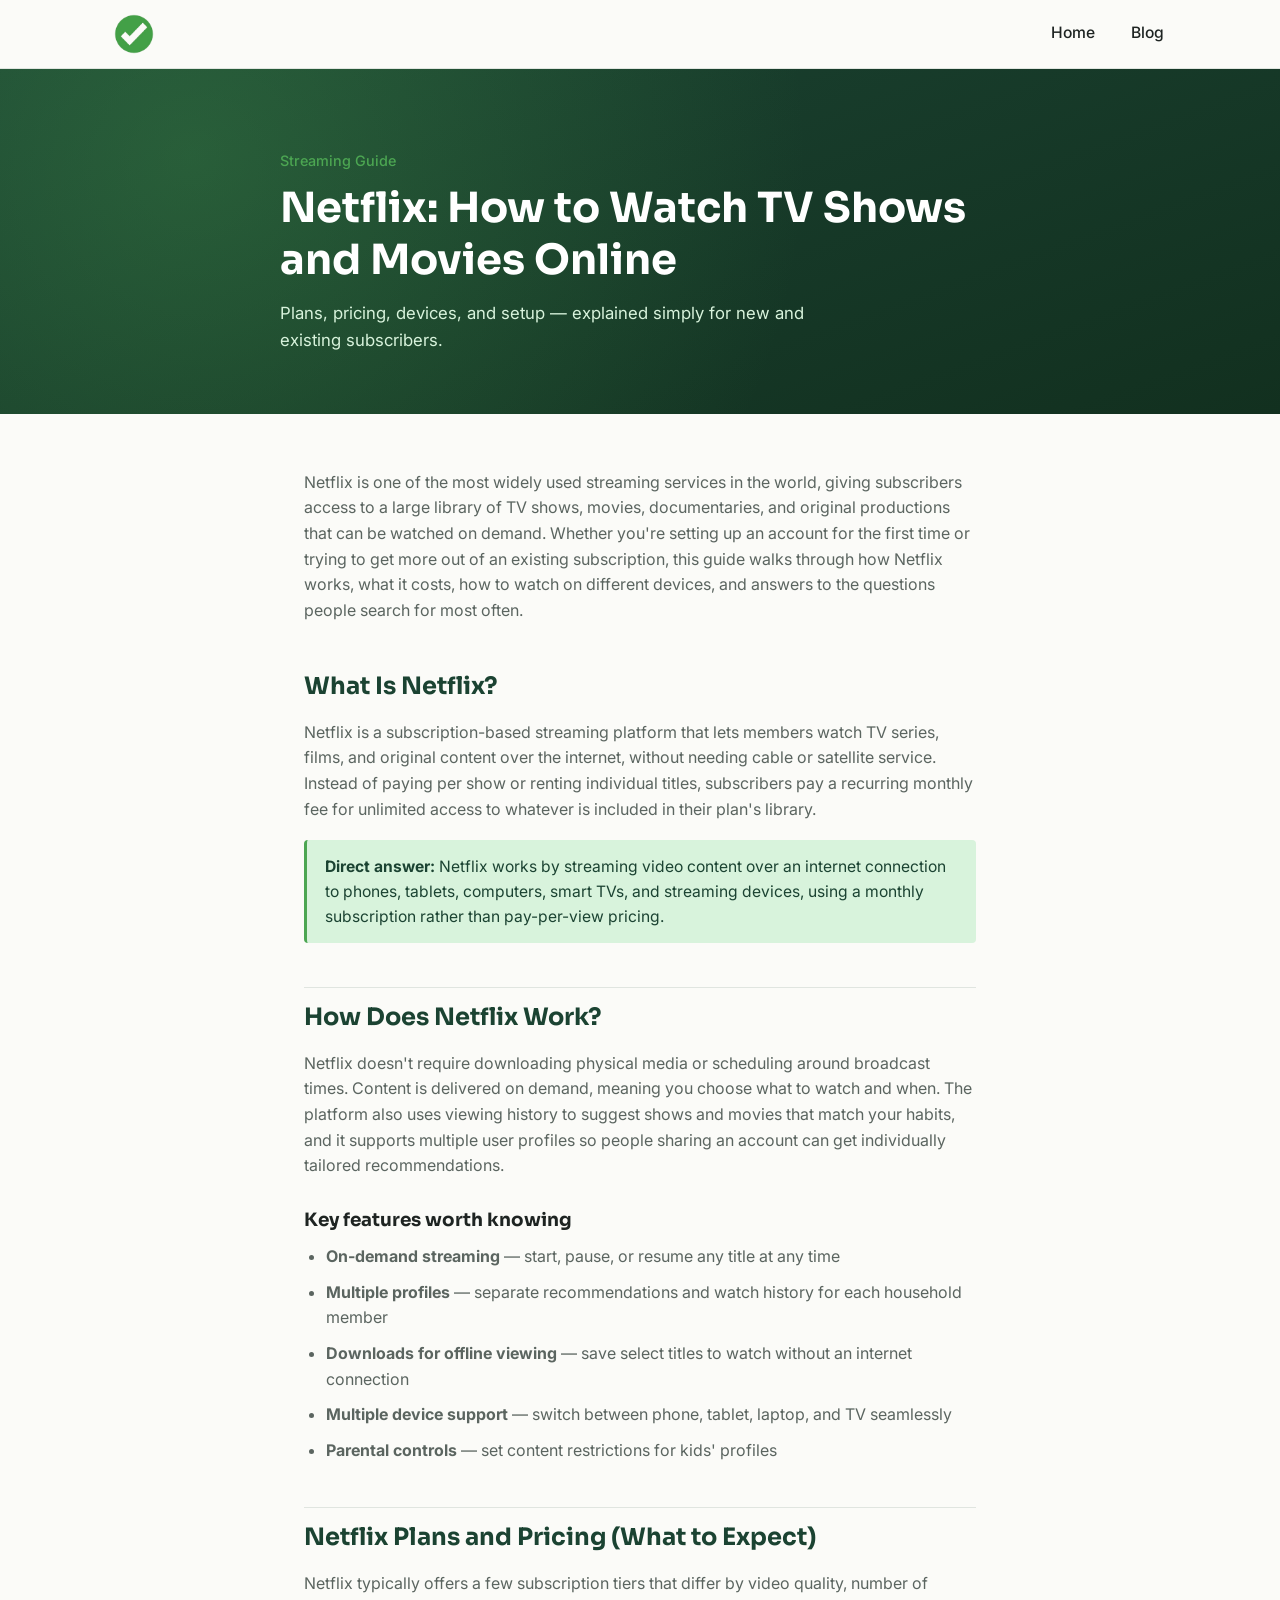
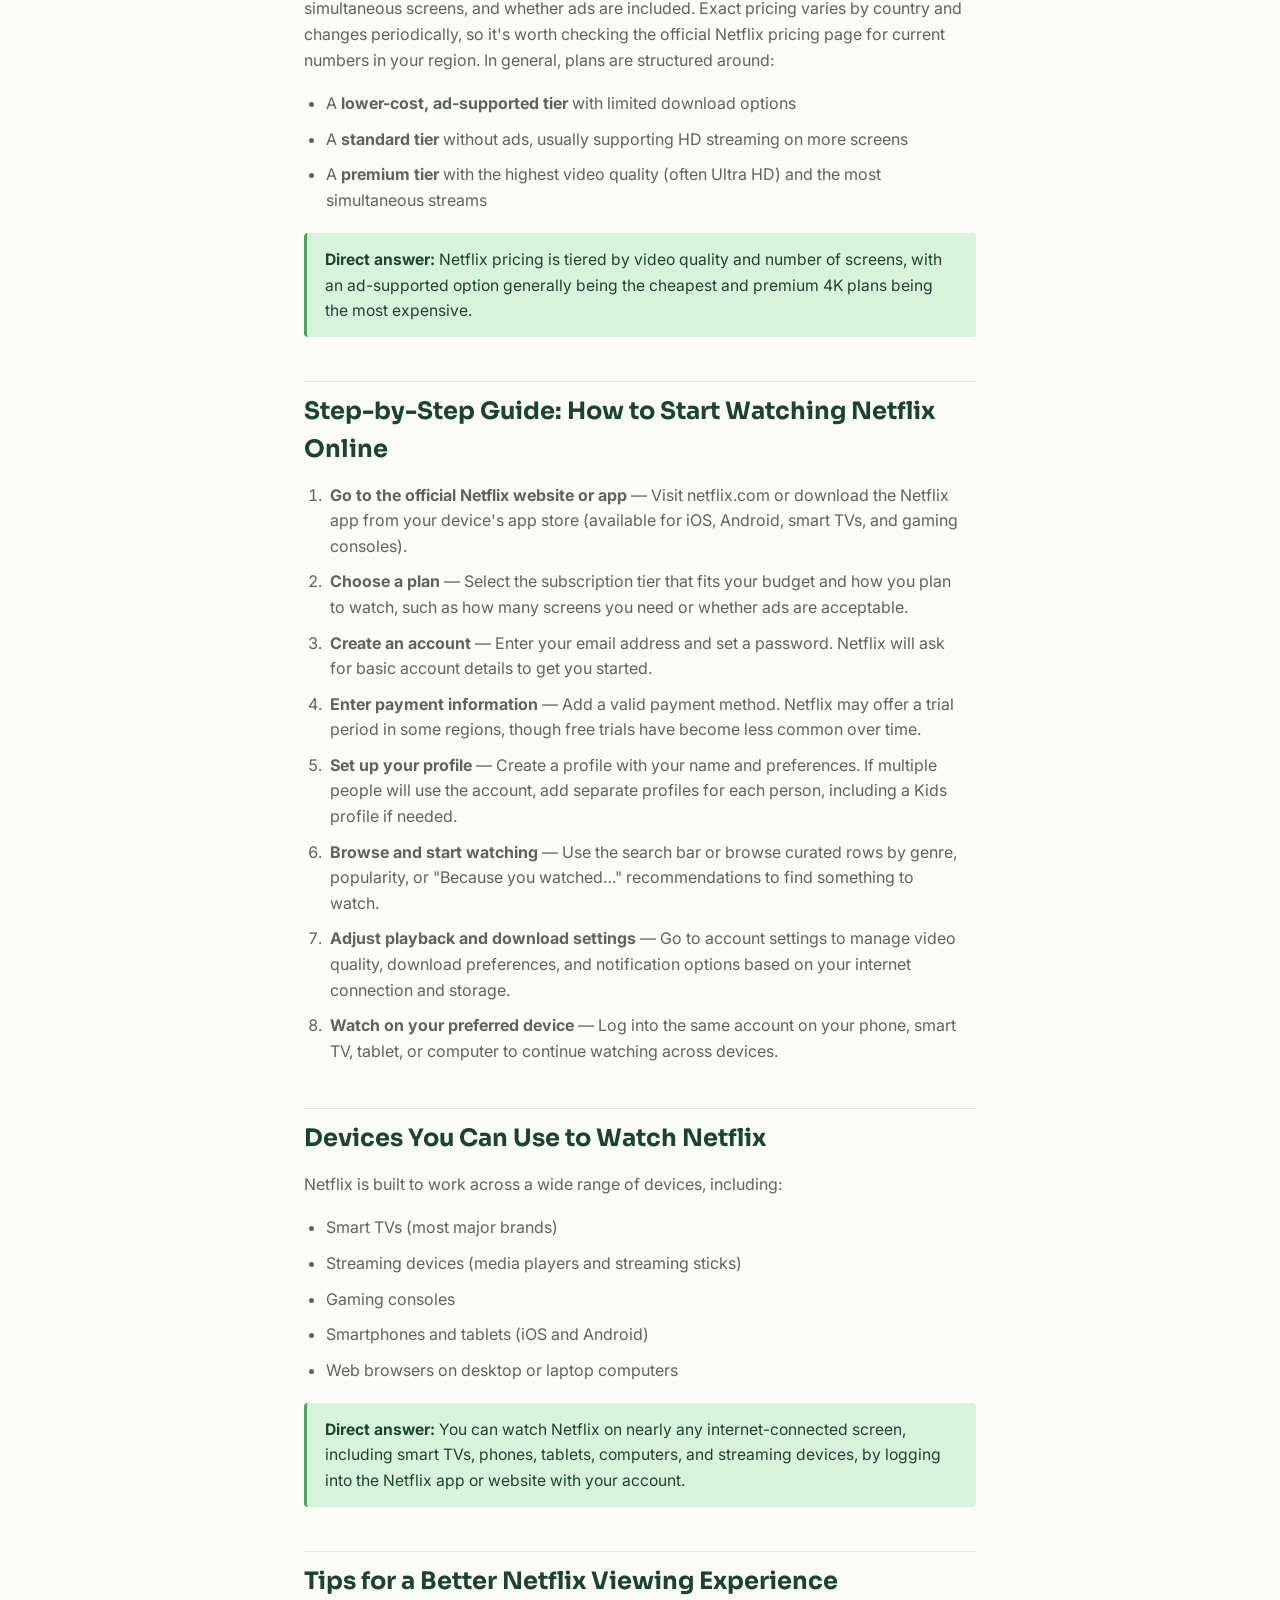
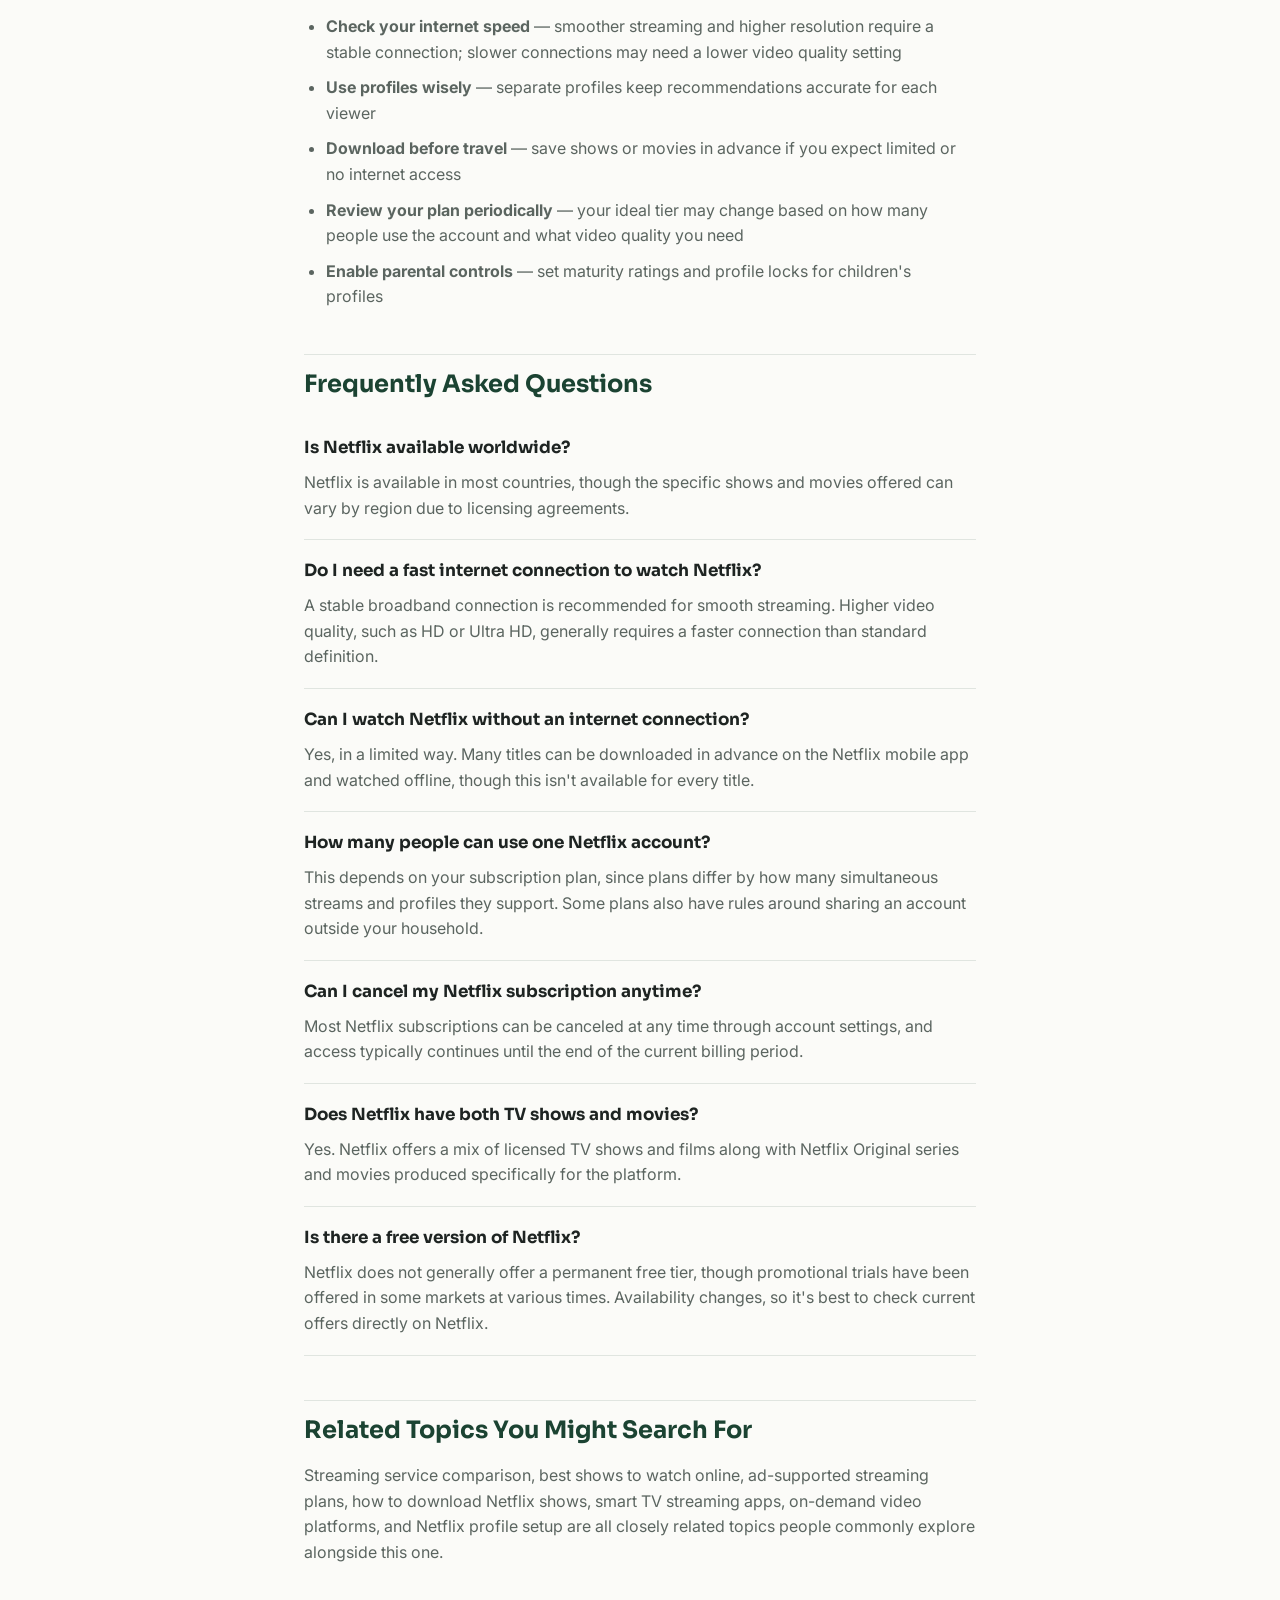
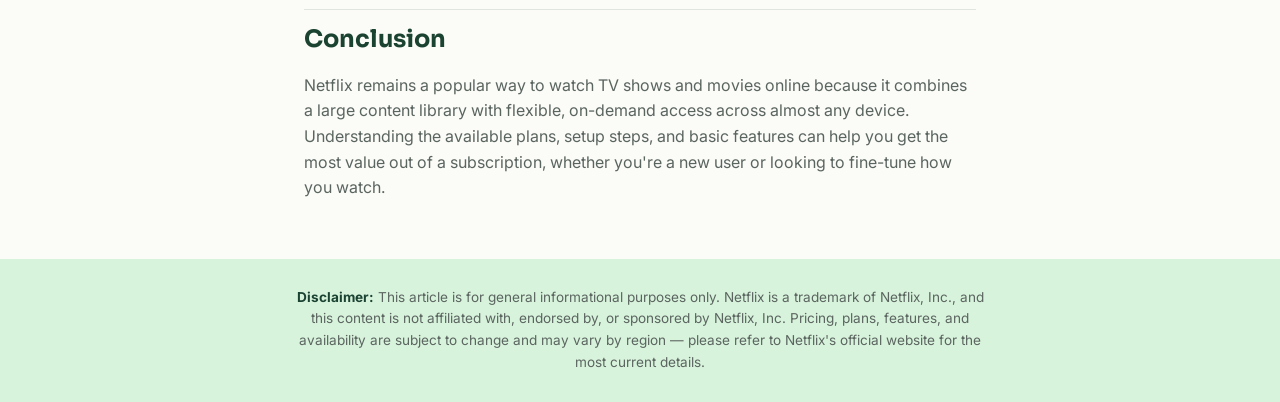
<file: index.html>
<!DOCTYPE html>
<html lang="en">
<head>
<meta charset="UTF-8">
<meta name="viewport" content="width=device-width, initial-scale=1.0">
  <meta name="google-site-verification" content="1dFh24uSdzDLHL9bxpF7N1RxNwwbsA1kpunTGKO9uac" />
<title>Netflix Guide 2026: How to Watch TV Shows & Movies Online</title>
<meta name="description" content="Learn how to watch TV shows and movies on Netflix — plans, pricing, devices, and setup steps explained simply. A practical, up-to-date guide for new and existing subscribers.">
<link rel="stylesheet" href="style.css">
</head>
<body>

  <header class="navbar">
    <div class="navbar-inner">
      <a href="index.html" class="brand">
        <img src="logo.png" alt="Logo" class="brand-logo">
      </a>
      <nav class="nav-links">
        <a href="index.html">Home</a>
        <a href="blog.html">Blog</a>
      </nav>
    </div>
  </header>

  <header class="post-hero">
    <div class="post-hero-inner">
      <p class="post-eyebrow">Streaming Guide</p>
      <h1>Netflix: How to Watch TV Shows and Movies Online</h1>
      <p class="post-sub">Plans, pricing, devices, and setup — explained simply for new and existing subscribers.</p>
    </div>
  </header>

  <main class="article">

    <p>Netflix is one of the most widely used streaming services in the world, giving subscribers access to a large library of TV shows, movies, documentaries, and original productions that can be watched on demand. Whether you're setting up an account for the first time or trying to get more out of an existing subscription, this guide walks through how Netflix works, what it costs, how to watch on different devices, and answers to the questions people search for most often.</p>

    <h2>What Is Netflix?</h2>
    <p>Netflix is a subscription-based streaming platform that lets members watch TV series, films, and original content over the internet, without needing cable or satellite service. Instead of paying per show or renting individual titles, subscribers pay a recurring monthly fee for unlimited access to whatever is included in their plan's library.</p>
    <div class="callout">
      <strong>Direct answer:</strong> Netflix works by streaming video content over an internet connection to phones, tablets, computers, smart TVs, and streaming devices, using a monthly subscription rather than pay-per-view pricing.
    </div>

    <h2>How Does Netflix Work?</h2>
    <p>Netflix doesn't require downloading physical media or scheduling around broadcast times. Content is delivered on demand, meaning you choose what to watch and when. The platform also uses viewing history to suggest shows and movies that match your habits, and it supports multiple user profiles so people sharing an account can get individually tailored recommendations.</p>

    <h3>Key features worth knowing</h3>
    <ul>
      <li><strong>On-demand streaming</strong> — start, pause, or resume any title at any time</li>
      <li><strong>Multiple profiles</strong> — separate recommendations and watch history for each household member</li>
      <li><strong>Downloads for offline viewing</strong> — save select titles to watch without an internet connection</li>
      <li><strong>Multiple device support</strong> — switch between phone, tablet, laptop, and TV seamlessly</li>
      <li><strong>Parental controls</strong> — set content restrictions for kids' profiles</li>
    </ul>

    <h2>Netflix Plans and Pricing (What to Expect)</h2>
    <p>Netflix typically offers a few subscription tiers that differ by video quality, number of simultaneous screens, and whether ads are included. Exact pricing varies by country and changes periodically, so it's worth checking the official Netflix pricing page for current numbers in your region. In general, plans are structured around:</p>
    <ul>
      <li>A <strong>lower-cost, ad-supported tier</strong> with limited download options</li>
      <li>A <strong>standard tier</strong> without ads, usually supporting HD streaming on more screens</li>
      <li>A <strong>premium tier</strong> with the highest video quality (often Ultra HD) and the most simultaneous streams</li>
    </ul>
    <div class="callout">
      <strong>Direct answer:</strong> Netflix pricing is tiered by video quality and number of screens, with an ad-supported option generally being the cheapest and premium 4K plans being the most expensive.
    </div>

    <h2>Step-by-Step Guide: How to Start Watching Netflix Online</h2>
    <ol class="steps">
      <li><strong>Go to the official Netflix website or app</strong> — Visit netflix.com or download the Netflix app from your device's app store (available for iOS, Android, smart TVs, and gaming consoles).</li>
      <li><strong>Choose a plan</strong> — Select the subscription tier that fits your budget and how you plan to watch, such as how many screens you need or whether ads are acceptable.</li>
      <li><strong>Create an account</strong> — Enter your email address and set a password. Netflix will ask for basic account details to get you started.</li>
      <li><strong>Enter payment information</strong> — Add a valid payment method. Netflix may offer a trial period in some regions, though free trials have become less common over time.</li>
      <li><strong>Set up your profile</strong> — Create a profile with your name and preferences. If multiple people will use the account, add separate profiles for each person, including a Kids profile if needed.</li>
      <li><strong>Browse and start watching</strong> — Use the search bar or browse curated rows by genre, popularity, or "Because you watched…" recommendations to find something to watch.</li>
      <li><strong>Adjust playback and download settings</strong> — Go to account settings to manage video quality, download preferences, and notification options based on your internet connection and storage.</li>
      <li><strong>Watch on your preferred device</strong> — Log into the same account on your phone, smart TV, tablet, or computer to continue watching across devices.</li>
    </ol>

    <h2>Devices You Can Use to Watch Netflix</h2>
    <p>Netflix is built to work across a wide range of devices, including:</p>
    <ul>
      <li>Smart TVs (most major brands)</li>
      <li>Streaming devices (media players and streaming sticks)</li>
      <li>Gaming consoles</li>
      <li>Smartphones and tablets (iOS and Android)</li>
      <li>Web browsers on desktop or laptop computers</li>
    </ul>
    <div class="callout">
      <strong>Direct answer:</strong> You can watch Netflix on nearly any internet-connected screen, including smart TVs, phones, tablets, computers, and streaming devices, by logging into the Netflix app or website with your account.
    </div>

    <h2>Tips for a Better Netflix Viewing Experience</h2>
    <ul>
      <li><strong>Check your internet speed</strong> — smoother streaming and higher resolution require a stable connection; slower connections may need a lower video quality setting</li>
      <li><strong>Use profiles wisely</strong> — separate profiles keep recommendations accurate for each viewer</li>
      <li><strong>Download before travel</strong> — save shows or movies in advance if you expect limited or no internet access</li>
      <li><strong>Review your plan periodically</strong> — your ideal tier may change based on how many people use the account and what video quality you need</li>
      <li><strong>Enable parental controls</strong> — set maturity ratings and profile locks for children's profiles</li>
    </ul>

    <h2>Frequently Asked Questions</h2>

    <div class="faq">
      <h3>Is Netflix available worldwide?</h3>
      <p>Netflix is available in most countries, though the specific shows and movies offered can vary by region due to licensing agreements.</p>
    </div>
    <div class="faq">
      <h3>Do I need a fast internet connection to watch Netflix?</h3>
      <p>A stable broadband connection is recommended for smooth streaming. Higher video quality, such as HD or Ultra HD, generally requires a faster connection than standard definition.</p>
    </div>
    <div class="faq">
      <h3>Can I watch Netflix without an internet connection?</h3>
      <p>Yes, in a limited way. Many titles can be downloaded in advance on the Netflix mobile app and watched offline, though this isn't available for every title.</p>
    </div>
    <div class="faq">
      <h3>How many people can use one Netflix account?</h3>
      <p>This depends on your subscription plan, since plans differ by how many simultaneous streams and profiles they support. Some plans also have rules around sharing an account outside your household.</p>
    </div>
    <div class="faq">
      <h3>Can I cancel my Netflix subscription anytime?</h3>
      <p>Most Netflix subscriptions can be canceled at any time through account settings, and access typically continues until the end of the current billing period.</p>
    </div>
    <div class="faq">
      <h3>Does Netflix have both TV shows and movies?</h3>
      <p>Yes. Netflix offers a mix of licensed TV shows and films along with Netflix Original series and movies produced specifically for the platform.</p>
    </div>
    <div class="faq">
      <h3>Is there a free version of Netflix?</h3>
      <p>Netflix does not generally offer a permanent free tier, though promotional trials have been offered in some markets at various times. Availability changes, so it's best to check current offers directly on Netflix.</p>
    </div>

    <h2>Related Topics You Might Search For</h2>
    <p>Streaming service comparison, best shows to watch online, ad-supported streaming plans, how to download Netflix shows, smart TV streaming apps, on-demand video platforms, and Netflix profile setup are all closely related topics people commonly explore alongside this one.</p>

    <h2>Conclusion</h2>
    <p>Netflix remains a popular way to watch TV shows and movies online because it combines a large content library with flexible, on-demand access across almost any device. Understanding the available plans, setup steps, and basic features can help you get the most value out of a subscription, whether you're a new user or looking to fine-tune how you watch.</p>

  </main>

  <footer class="footer">
    <p class="disclaimer">
      <strong>Disclaimer:</strong> This article is for general informational purposes only. Netflix is a trademark of Netflix, Inc., and this content is not affiliated with, endorsed by, or sponsored by Netflix, Inc. Pricing, plans, features, and availability are subject to change and may vary by region — please refer to Netflix's official website for the most current details.
    </p>
  </footer>

</body>
</html>
</file>
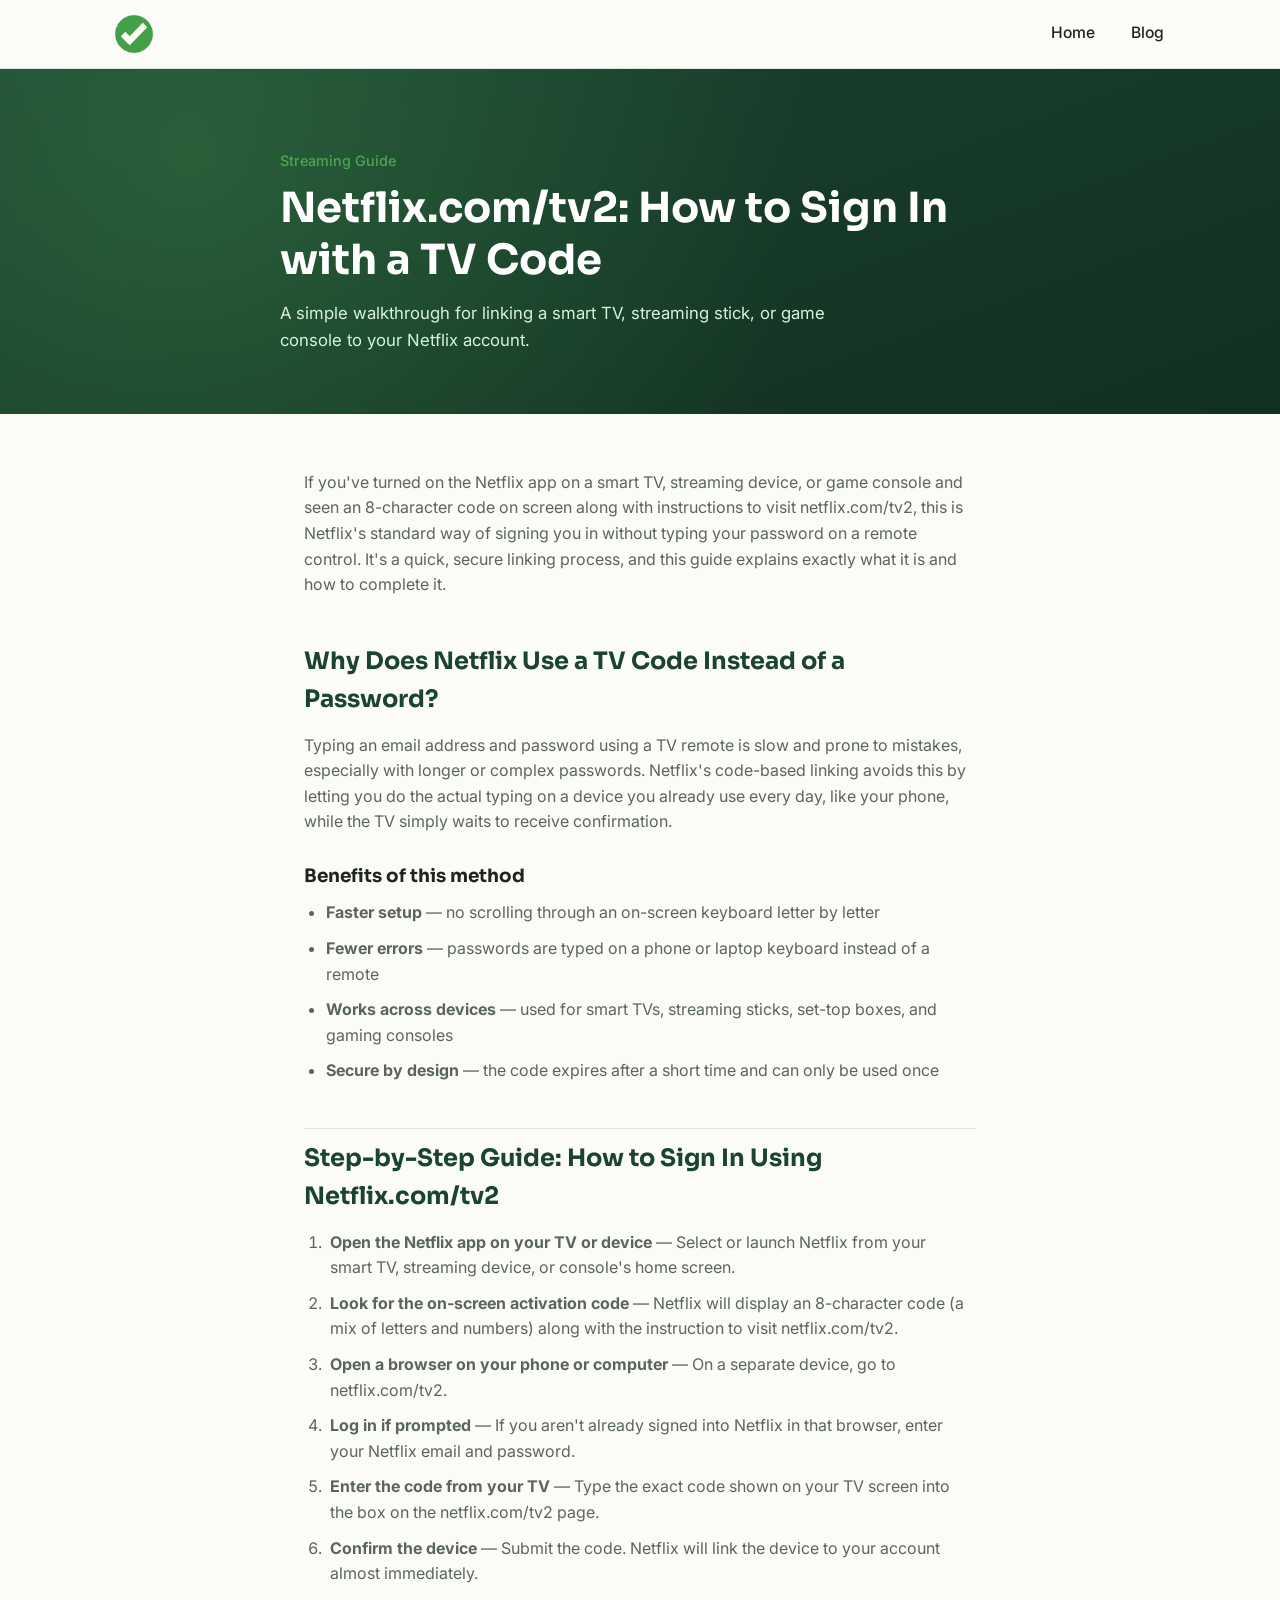
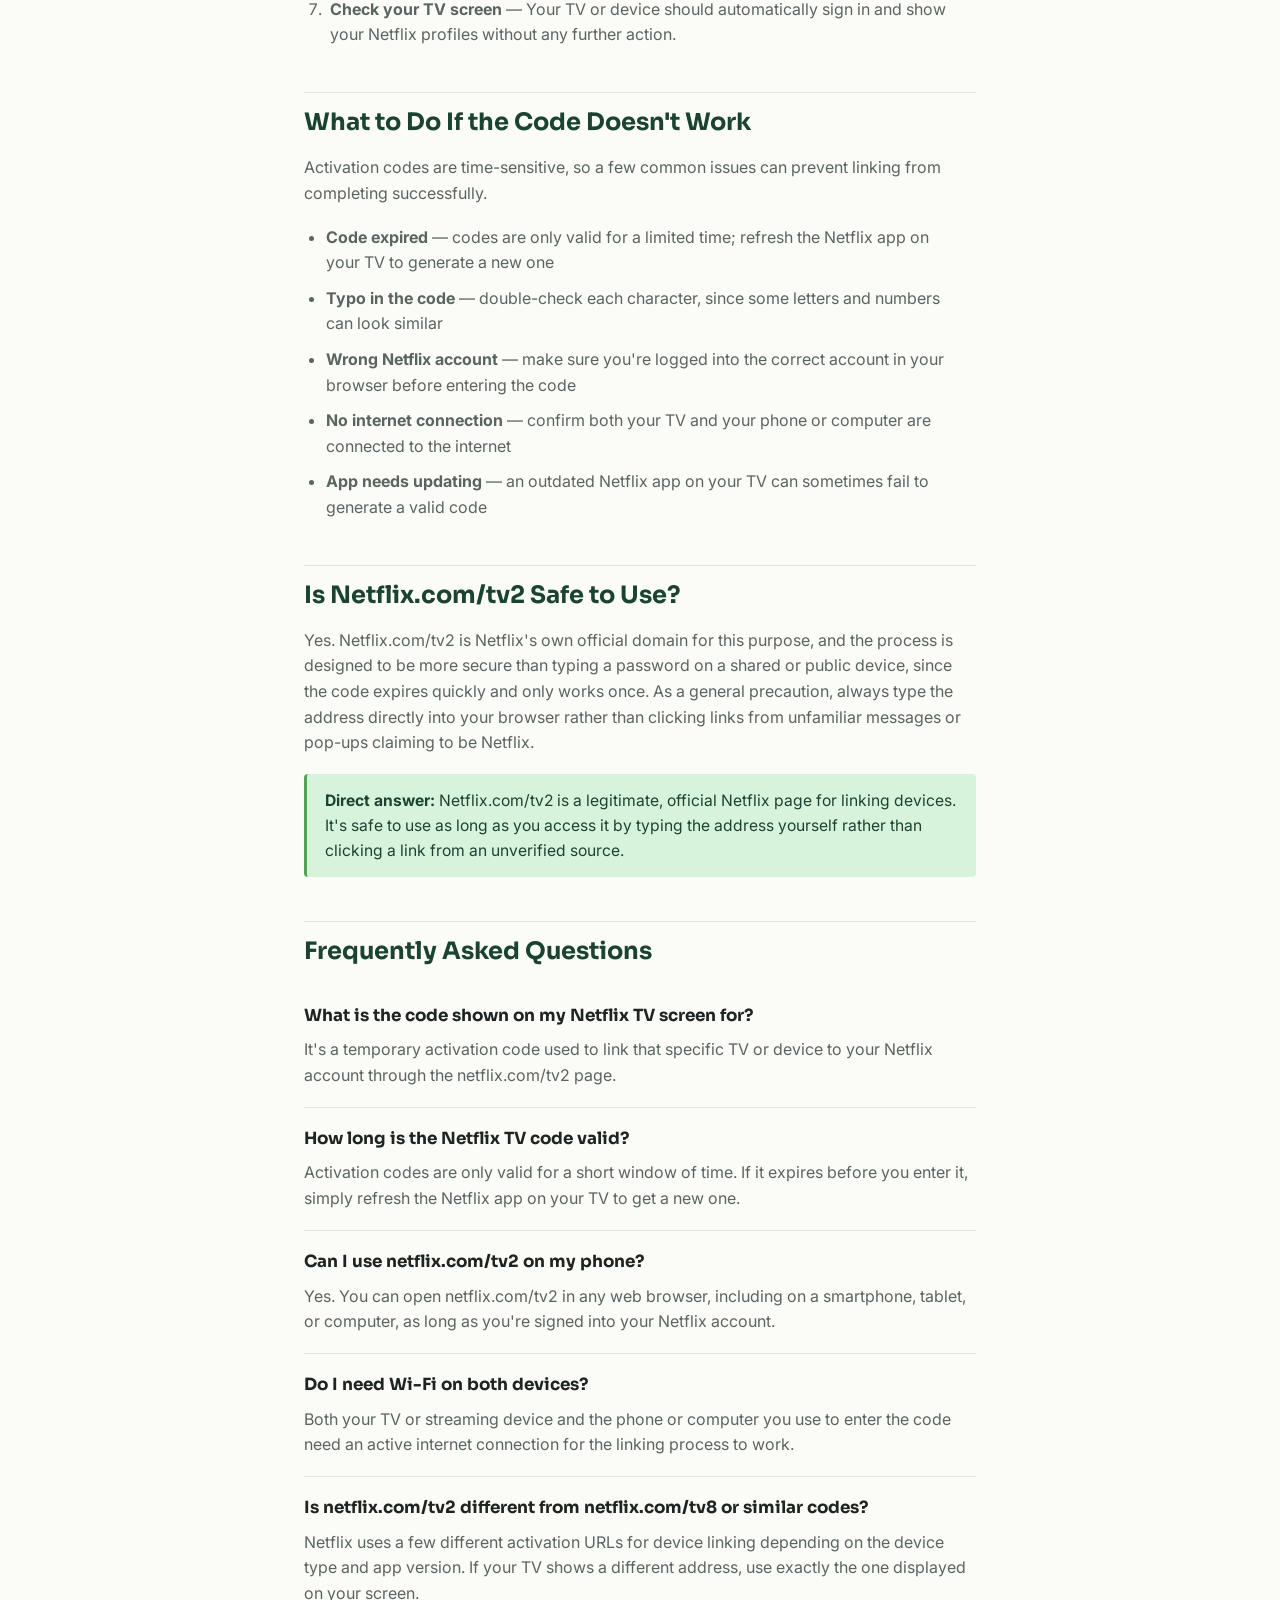
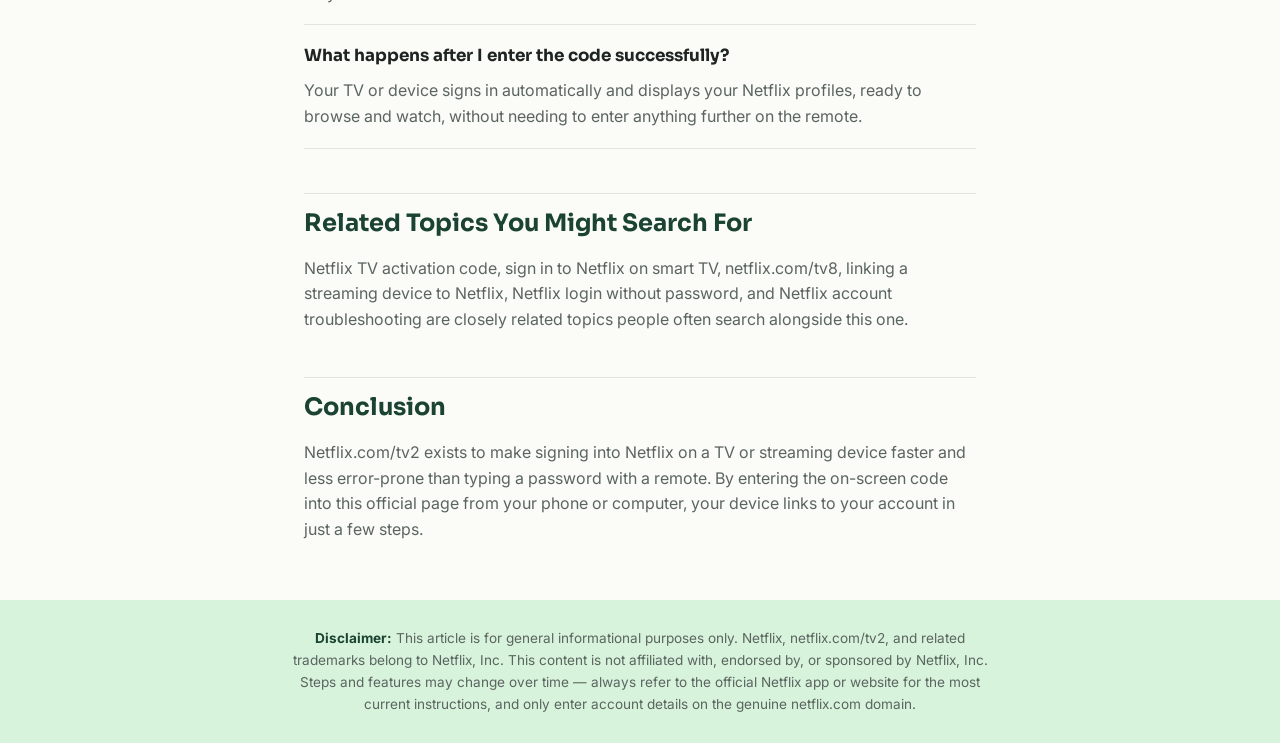
<file: blog.html>
<!DOCTYPE html>
<html lang="en">
<head>
<meta charset="UTF-8">
<meta name="viewport" content="width=device-width, initial-scale=1.0">
  <meta name="google-site-verification" content="1dFh24uSdzDLHL9bxpF7N1RxNwwbsA1kpunTGKO9uac" />
<title>Netflix.com/tv2: How to Sign In with a TV Code (Step-by-Step)</title>
<meta name="description" content="Netflix.com/tv2 lets you link a smart TV, streaming device, or game console to your Netflix account using an on-screen code. Here's exactly how it works.">
<link rel="stylesheet" href="style.css">
</head>
<body>

  <header class="navbar">
    <div class="navbar-inner">
      <a href="index.html" class="brand">
        <img src="logo.png" alt="Logo" class="brand-logo">
      </a>
      <nav class="nav-links">
        <a href="index.html">Home</a>
        <a href="blog.html">Blog</a>
      </nav>
    </div>
  </header>

  <header class="post-hero">
    <div class="post-hero-inner">
      <p class="post-eyebrow">Streaming Guide</p>
      <h1>Netflix.com/tv2: How to Sign In with a TV Code</h1>
      <p class="post-sub">A simple walkthrough for linking a smart TV, streaming stick, or game console to your Netflix account.</p>
    </div>
  </header>

  <main class="article">

    <p>If you've turned on the Netflix app on a smart TV, streaming device, or game console and seen an 8-character code on screen along with instructions to visit netflix.com/tv2, this is Netflix's standard way of signing you in without typing your password on a remote control. It's a quick, secure linking process, and this guide explains exactly what it is and how to complete it.</p>

    <!-- <h2>What Is Netflix.com/tv2?</h2>
    <p>Netflix.com/tv2 is an official Netflix web page used to activate or link a TV, streaming device, or console to an existing Netflix account. Instead of typing an email and password using an on-screen keyboard and a remote, you enter a short code from your TV into this page on your phone or computer, and the device signs in automatically.</p>
    <div class="callout">
      <strong>Direct answer:</strong> Netflix.com/tv2 is Netflix's device-linking page — you enter a code shown on your TV screen there to sign that device into your Netflix account without using a remote to type your password.
    </div> -->

    <h2>Why Does Netflix Use a TV Code Instead of a Password?</h2>
    <p>Typing an email address and password using a TV remote is slow and prone to mistakes, especially with longer or complex passwords. Netflix's code-based linking avoids this by letting you do the actual typing on a device you already use every day, like your phone, while the TV simply waits to receive confirmation.</p>

    <h3>Benefits of this method</h3>
    <ul>
      <li><strong>Faster setup</strong> — no scrolling through an on-screen keyboard letter by letter</li>
      <li><strong>Fewer errors</strong> — passwords are typed on a phone or laptop keyboard instead of a remote</li>
      <li><strong>Works across devices</strong> — used for smart TVs, streaming sticks, set-top boxes, and gaming consoles</li>
      <li><strong>Secure by design</strong> — the code expires after a short time and can only be used once</li>
    </ul>

    <h2>Step-by-Step Guide: How to Sign In Using Netflix.com/tv2</h2>
    <ol class="steps">
      <li><strong>Open the Netflix app on your TV or device</strong> — Select or launch Netflix from your smart TV, streaming device, or console's home screen.</li>
      <li><strong>Look for the on-screen activation code</strong> — Netflix will display an 8-character code (a mix of letters and numbers) along with the instruction to visit netflix.com/tv2.</li>
      <li><strong>Open a browser on your phone or computer</strong> — On a separate device, go to netflix.com/tv2.</li>
      <li><strong>Log in if prompted</strong> — If you aren't already signed into Netflix in that browser, enter your Netflix email and password.</li>
      <li><strong>Enter the code from your TV</strong> — Type the exact code shown on your TV screen into the box on the netflix.com/tv2 page.</li>
      <li><strong>Confirm the device</strong> — Submit the code. Netflix will link the device to your account almost immediately.</li>
      <li><strong>Check your TV screen</strong> — Your TV or device should automatically sign in and show your Netflix profiles without any further action.</li>
    </ol>

    <h2>What to Do If the Code Doesn't Work</h2>
    <p>Activation codes are time-sensitive, so a few common issues can prevent linking from completing successfully.</p>
    <ul>
      <li><strong>Code expired</strong> — codes are only valid for a limited time; refresh the Netflix app on your TV to generate a new one</li>
      <li><strong>Typo in the code</strong> — double-check each character, since some letters and numbers can look similar</li>
      <li><strong>Wrong Netflix account</strong> — make sure you're logged into the correct account in your browser before entering the code</li>
      <li><strong>No internet connection</strong> — confirm both your TV and your phone or computer are connected to the internet</li>
      <li><strong>App needs updating</strong> — an outdated Netflix app on your TV can sometimes fail to generate a valid code</li>
    </ul>

    <h2>Is Netflix.com/tv2 Safe to Use?</h2>
    <p>Yes. Netflix.com/tv2 is Netflix's own official domain for this purpose, and the process is designed to be more secure than typing a password on a shared or public device, since the code expires quickly and only works once. As a general precaution, always type the address directly into your browser rather than clicking links from unfamiliar messages or pop-ups claiming to be Netflix.</p>
    <div class="callout">
       <strong>Direct answer:</strong> Netflix.com/tv2 is a legitimate, official Netflix page for linking devices. It's safe to use as long as you access it by typing the address yourself rather than clicking a link from an unverified source. 
    </div>

    <h2>Frequently Asked Questions</h2>

    <div class="faq">
      <h3>What is the code shown on my Netflix TV screen for?</h3>
      <p>It's a temporary activation code used to link that specific TV or device to your Netflix account through the netflix.com/tv2 page.</p>
    </div>
    <div class="faq">
      <h3>How long is the Netflix TV code valid?</h3>
      <p>Activation codes are only valid for a short window of time. If it expires before you enter it, simply refresh the Netflix app on your TV to get a new one.</p>
    </div>
    <div class="faq">
      <h3>Can I use netflix.com/tv2 on my phone?</h3>
      <p>Yes. You can open netflix.com/tv2 in any web browser, including on a smartphone, tablet, or computer, as long as you're signed into your Netflix account.</p>
    </div>
    <div class="faq">
      <h3>Do I need Wi-Fi on both devices?</h3>
      <p>Both your TV or streaming device and the phone or computer you use to enter the code need an active internet connection for the linking process to work.</p>
    </div>
    <div class="faq">
      <h3>Is netflix.com/tv2 different from netflix.com/tv8 or similar codes?</h3>
      <p>Netflix uses a few different activation URLs for device linking depending on the device type and app version. If your TV shows a different address, use exactly the one displayed on your screen.</p>
    </div>
    <div class="faq">
      <h3>What happens after I enter the code successfully?</h3>
      <p>Your TV or device signs in automatically and displays your Netflix profiles, ready to browse and watch, without needing to enter anything further on the remote.</p>
    </div>

    <h2>Related Topics You Might Search For</h2>
    <p>Netflix TV activation code, sign in to Netflix on smart TV, netflix.com/tv8, linking a streaming device to Netflix, Netflix login without password, and Netflix account troubleshooting are closely related topics people often search alongside this one.</p>

    <h2>Conclusion</h2>
    <p>Netflix.com/tv2 exists to make signing into Netflix on a TV or streaming device faster and less error-prone than typing a password with a remote. By entering the on-screen code into this official page from your phone or computer, your device links to your account in just a few steps.</p>

  </main>

  <footer class="footer">
    <p class="disclaimer">
      <strong>Disclaimer:</strong> This article is for general informational purposes only. Netflix, netflix.com/tv2, and related trademarks belong to Netflix, Inc. This content is not affiliated with, endorsed by, or sponsored by Netflix, Inc. Steps and features may change over time — always refer to the official Netflix app or website for the most current instructions, and only enter account details on the genuine netflix.com domain.
    </p>
  </footer>

</body>
</html>
</file>
<file: style.css>
@import url('https://fonts.googleapis.com/css2?family=Sora:wght@600;700&family=Inter:wght@400;500&display=swap');

:root {
  --forest: #1B4332;
  --forest-deep: #12301F;
  --mint: #D8F3DC;
  --paper: #FBFBF8;
  --ink: #1E2422;
  --ink-soft: #5B6560;
  --check-green: #4CA652;
}

* {
  margin: 0;
  padding: 0;
  box-sizing: border-box;
}

html {
  scroll-behavior: smooth;
}

body {
  font-family: 'Inter', sans-serif;
  color: var(--ink);
  background: var(--paper);
  line-height: 1.6;
}

h1, h2 {
  font-family: 'Sora', sans-serif;
}

a {
  text-decoration: none;
  color: inherit;
}

/* ---------- Navbar ---------- */

.navbar {
  position: sticky;
  top: 0;
  z-index: 10;
  background: var(--paper);
  border-bottom: 1px solid rgba(27, 67, 50, 0.12);
}

.navbar-inner {
  max-width: 1100px;
  margin: 0 auto;
  padding: 14px 24px;
  display: flex;
  align-items: center;
  justify-content: space-between;
}

.brand-logo {
  height: 40px;
  width: 40px;
  display: block;
}

.nav-links {
  display: flex;
  gap: 32px;
  font-weight: 500;
  font-size: 0.98rem;
}

.nav-links a {
  color: var(--ink);
  padding: 6px 2px;
  border-bottom: 2px solid transparent;
  transition: border-color 0.2s ease, color 0.2s ease;
}

.nav-links a:hover,
.nav-links a:focus-visible {
  color: var(--forest);
  border-color: var(--check-green);
}

/* ---------- Hero ---------- */

.hero {
  background:
    radial-gradient(circle at 85% 20%, rgba(76, 166, 82, 0.35), transparent 55%),
    linear-gradient(160deg, var(--forest) 0%, var(--forest-deep) 100%);
  color: var(--mint);
  padding: 110px 24px 100px;
  text-align: left;
}

.hero-content {
  max-width: 640px;
  margin: 0 auto;
  padding-left: 8px;
}

.hero-content h1 {
  font-size: clamp(2rem, 5vw, 3.1rem);
  color: #FFFFFF;
  line-height: 1.2;
  margin-bottom: 18px;
}

.hero-content p {
  font-size: 1.1rem;
  color: var(--mint);
  max-width: 480px;
  margin-bottom: 32px;
}

.hero-btn {
  display: inline-block;
  background: var(--check-green);
  color: #FFFFFF;
  font-weight: 500;
  padding: 12px 28px;
  border-radius: 6px;
  transition: background 0.2s ease, transform 0.15s ease;
}

.hero-btn:hover,
.hero-btn:focus-visible {
  background: #3E8C43;
  transform: translateY(-1px);
}

/* ---------- Blog section ---------- */

.blog {
  padding: 80px 24px;
}

.blog-inner {
  max-width: 640px;
  margin: 0 auto;
}

.blog-inner h2 {
  font-size: 1.7rem;
  color: var(--forest);
  margin-bottom: 14px;
}

.blog-inner p {
  color: var(--ink-soft);
  max-width: 520px;
}

/* ---------- Footer ---------- */

.footer {
  background: var(--mint);
  padding: 28px 24px;
}

.disclaimer {
  max-width: 700px;
  margin: 0 auto;
  font-size: 0.85rem;
  color: var(--ink-soft);
  text-align: center;
}

.disclaimer strong {
  color: var(--forest);
}

/* ---------- Blog inline link ---------- */

.inline-link {
  color: var(--forest);
  font-weight: 500;
  border-bottom: 1px solid var(--check-green);
}

.inline-link:hover,
.inline-link:focus-visible {
  color: var(--check-green);
}

/* ---------- Post hero (blog.html) ---------- */

.post-hero {
  background:
    radial-gradient(circle at 15% 25%, rgba(76, 166, 82, 0.3), transparent 55%),
    linear-gradient(160deg, var(--forest) 0%, var(--forest-deep) 100%);
  padding: 80px 24px 60px;
}

.post-hero-inner {
  max-width: 720px;
  margin: 0 auto;
}

.post-eyebrow {
  color: var(--check-green);
  font-weight: 500;
  font-size: 0.9rem;
  margin-bottom: 10px;
}

.post-hero h1 {
  color: #FFFFFF;
  font-size: clamp(1.8rem, 4.5vw, 2.6rem);
  line-height: 1.25;
  margin-bottom: 14px;
}

.post-sub {
  color: var(--mint);
  font-size: 1.05rem;
  max-width: 560px;
}

/* ---------- Article body ---------- */

.article {
  max-width: 720px;
  margin: 0 auto;
  padding: 56px 24px 40px;
}

.article p {
  color: var(--ink-soft);
  margin-bottom: 18px;
  max-width: 68ch;
}

.article h2 {
  color: var(--forest);
  font-size: 1.5rem;
  margin-top: 44px;
  margin-bottom: 14px;
  padding-top: 10px;
  border-top: 1px solid rgba(27, 67, 50, 0.12);
}

.article h2:first-of-type {
  border-top: none;
  padding-top: 0;
}

.article h3 {
  font-family: 'Sora', sans-serif;
  color: var(--ink);
  font-size: 1.15rem;
  margin-top: 26px;
  margin-bottom: 10px;
}

.article ul,
.article ol {
  color: var(--ink-soft);
  margin: 0 0 20px 0;
  padding-left: 22px;
}

.article ul li,
.article ol li {
  margin-bottom: 10px;
  max-width: 64ch;
}

.article .steps li {
  padding-left: 4px;
}

.callout {
  background: var(--mint);
  border-left: 3px solid var(--check-green);
  border-radius: 4px;
  padding: 14px 18px;
  margin: 8px 0 26px;
  color: var(--forest);
  font-size: 0.98rem;
}

.callout strong {
  color: var(--forest);
}

.faq {
  padding: 18px 0;
  border-bottom: 1px solid rgba(27, 67, 50, 0.12);
}

.faq:first-of-type {
  border-top: 1px solid rgba(27, 67, 50, 0.12);
}

.faq h3 {
  margin-top: 0;
  margin-bottom: 8px;
  font-size: 1.05rem;
}

.faq p {
  margin-bottom: 0;
}

/* ---------- Responsive ---------- */

@media (max-width: 560px) {
  .navbar-inner {
    padding: 12px 18px;
  }
  .nav-links {
    gap: 20px;
    font-size: 0.9rem;
  }
  .hero {
    padding: 80px 20px 70px;
    text-align: center;
  }
  .hero-content {
    padding-left: 0;
    margin: 0 auto;
  }
  .hero-content p {
    margin-left: auto;
    margin-right: auto;
  }
  .post-hero {
    padding: 60px 20px 44px;
  }
  .article {
    padding: 40px 20px 32px;
  }
}

/* Accessibility: visible focus ring */
a:focus-visible {
  outline: 2px solid var(--check-green);
  outline-offset: 3px;
}
</file>
